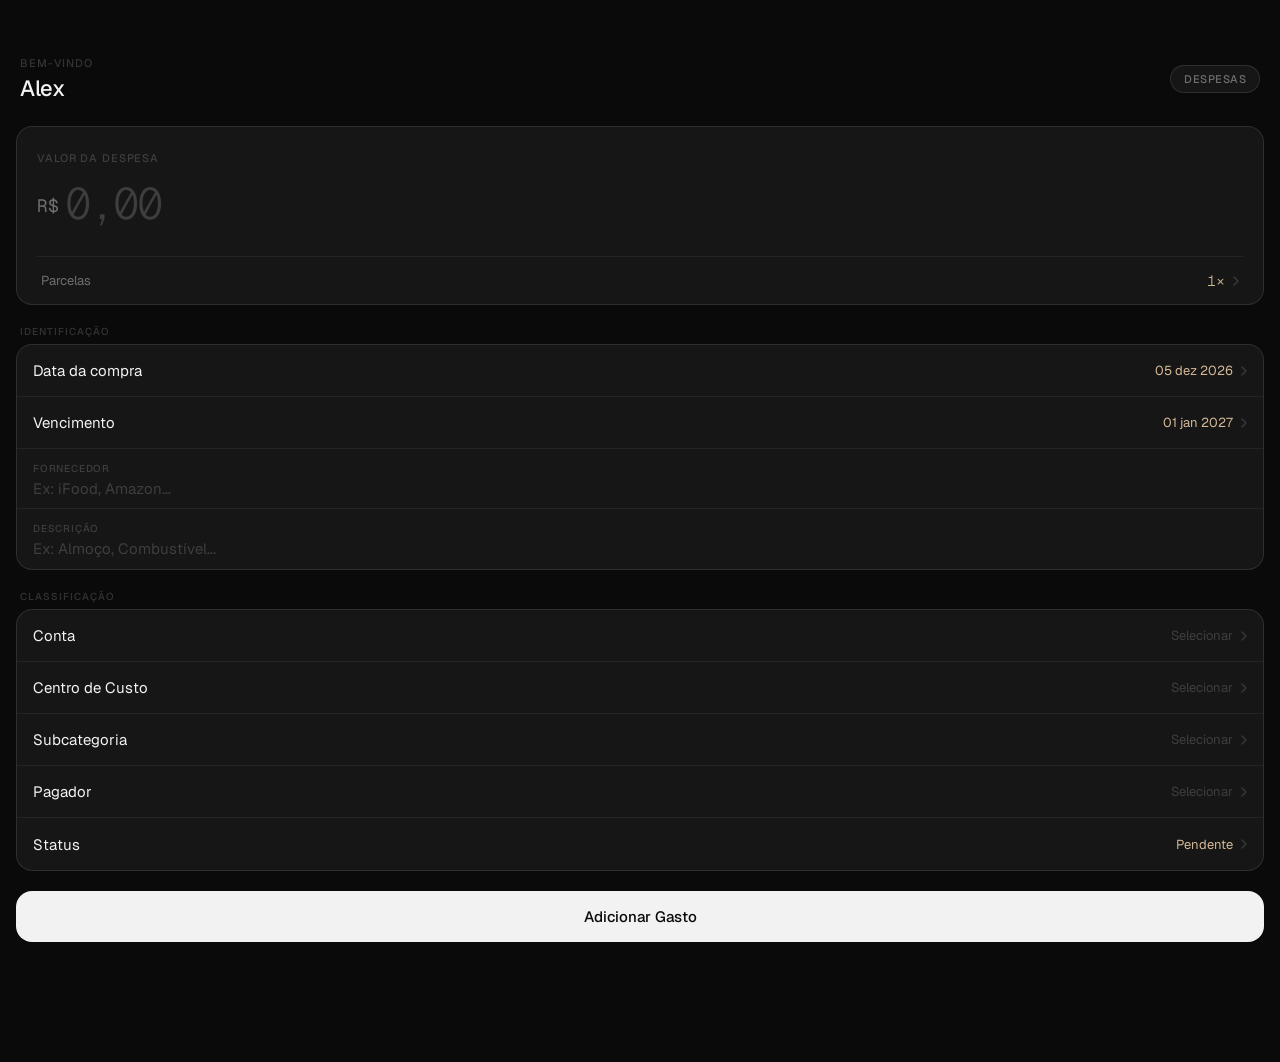
<file: index.html>
<!DOCTYPE html>
<html lang="pt-BR">
<head>
<meta charset="UTF-8">
<meta name="viewport" content="width=device-width, initial-scale=1.0, viewport-fit=cover">
<title>Despesas</title>
<link rel="preconnect" href="https://fonts.googleapis.com">
<link href="https://fonts.googleapis.com/css2?family=Geist:wght@300;400;500;600&family=Geist+Mono:wght@300;400;500&display=swap" rel="stylesheet">
<style>
:root {
  --bg:      #0a0a0a;
  --bg-3:    #161616;
  --bg-4:    #1e1e1e;
  --line:    rgba(255,255,255,0.06);
  --line-2:  rgba(255,255,255,0.10);
  --txt:     #f2f2f2;
  --txt-2:   rgba(242,242,242,0.40);
  --txt-3:   rgba(242,242,242,0.18);
  --accent:  #d4b896;
  --radius:  16px;
  --radius-s:10px;
}

*,*::before,*::after { box-sizing:border-box; margin:0; padding:0; -webkit-tap-highlight-color:transparent; }
html { -webkit-font-smoothing:antialiased; }

body {
  background: var(--bg);
  color: var(--txt);
  font-family: 'Geist', -apple-system, sans-serif;
  padding-bottom: calc(120px + env(safe-area-inset-bottom));
  min-height: 100vh;
}

/* ── HEADER ── */
.hdr {
  padding: 56px 20px 24px;
  display: flex;
  align-items: center;
  justify-content: space-between;
}
.hdr-sub {
  font-size: 11px;
  font-weight: 500;
  color: var(--txt-3);
  letter-spacing: 0.08em;
  text-transform: uppercase;
  margin-bottom: 4px;
}
.hdr-name {
  font-size: 22px;
  font-weight: 500;
  letter-spacing: -0.3px;
}
.hdr-badge {
  background: var(--bg-3);
  border: 0.5px solid var(--line-2);
  border-radius: 100px;
  padding: 6px 13px;
  font-size: 11px;
  font-weight: 500;
  color: var(--txt-2);
  letter-spacing: 0.04em;
  text-transform: uppercase;
}

/* ── HERO CARD ── */
.hero {
  margin: 0 16px 8px;
  border-radius: var(--radius);
  background: var(--bg-3);
  border: 0.5px solid var(--line-2);
  padding: 24px 20px 0;
}
.hero-label {
  font-size: 11px;
  font-weight: 500;
  color: var(--txt-3);
  text-transform: uppercase;
  letter-spacing: 0.08em;
  margin-bottom: 10px;
}
.hero-amount-row {
  display: flex;
  align-items: center;
  gap: 6px;
  margin-bottom: 20px;
}
.hero-currency {
  font-size: 18px;
  font-weight: 400;
  color: var(--txt-2);
  font-family: 'Geist Mono', monospace;
  flex-shrink: 0;
  margin-top: 4px;
}
#fValor {
  flex: 1;
  font-size: 44px;
  font-weight: 300;
  letter-spacing: -2px;
  color: var(--txt);
  background: none;
  border: none;
  outline: none;
  font-family: 'Geist Mono', monospace;
  min-width: 0;
  width: 100%;
  line-height: 1;
}
#fValor::placeholder { color: var(--txt-3); }

/* ── PARCELAS ROW (tap dentro do hero) ── */
.hero-tap {
  display: flex;
  align-items: center;
  border-top: 0.5px solid var(--line);
  padding: 0 4px;
  min-height: 48px;
  cursor: pointer;
  background: transparent;
  width: 100%;
  border-left: none;
  border-right: none;
  border-bottom: none;
  font-family: 'Geist', sans-serif;
  -webkit-appearance: none;
  transition: background 0.1s;
  border-radius: 0 0 var(--radius) var(--radius);
}
.hero-tap:active { background: rgba(255,255,255,0.03); }
.hero-tap-lbl { font-size: 13px; color: var(--txt-2); flex: 1; text-align: left; }
.hero-tap-val { font-size: 15px; color: var(--accent); font-family: 'Geist Mono', monospace; font-weight: 300; margin-right: 8px; }
.hero-tap-chev { opacity: 0.15; color: var(--txt); flex-shrink: 0; }

/* ── SECTION LABEL ── */
.slbl {
  font-size: 10px;
  font-weight: 500;
  color: var(--txt-3);
  text-transform: uppercase;
  letter-spacing: 0.1em;
  padding: 0 20px;
  margin: 20px 0 6px;
}

/* ── GROUP CARD ── */
.grp {
  background: var(--bg-3);
  border-radius: var(--radius);
  margin: 0 16px;
  overflow: hidden;
  border: 0.5px solid var(--line-2);
}

/* ── TEXT ROW ── */
.tr {
  display: flex;
  flex-direction: column;
  padding: 12px 16px 10px;
  border-bottom: 0.5px solid var(--line);
  min-height: 60px;
  justify-content: center;
}
.tr:last-child { border-bottom: none; }
.tr-l {
  font-size: 10px;
  font-weight: 500;
  color: var(--txt-3);
  text-transform: uppercase;
  letter-spacing: 0.08em;
  margin-bottom: 4px;
}
.tr-input {
  font-size: 15px;
  color: var(--txt);
  background: transparent;
  border: none;
  outline: none;
  font-family: 'Geist', sans-serif;
  padding: 0;
  width: 100%;
}
.tr-input::placeholder { color: var(--txt-3); }

/* ── TAPPABLE ROW ── */
.tap-row {
  display: flex;
  align-items: center;
  padding: 0 16px;
  min-height: 52px;
  border: none;
  background: transparent;
  width: 100%;
  text-align: left;
  border-bottom: 0.5px solid var(--line);
  cursor: pointer;
  font-family: 'Geist', sans-serif;
  -webkit-appearance: none;
  transition: background 0.1s;
}
.tap-row:last-child { border-bottom: none; }
.tap-row:active { background: rgba(255,255,255,0.03); }
.tap-lbl { font-size: 15px; color: var(--txt); flex: 1; font-weight: 400; }
.tap-val {
  font-size: 13px;
  color: var(--txt-3);
  margin-right: 8px;
  max-width: 160px;
  overflow: hidden;
  text-overflow: ellipsis;
  white-space: nowrap;
}
.tap-val.set { color: var(--accent); }
.tap-chev { flex-shrink: 0; opacity: 0.15; color: var(--txt); }

/* ── SUBMIT ── */
.submit-wrap { padding: 20px 16px 0; }
.submit-btn {
  width: 100%;
  padding: 16px;
  background: var(--txt);
  color: var(--bg);
  border: none;
  border-radius: var(--radius);
  font-family: 'Geist', sans-serif;
  font-size: 15px;
  font-weight: 500;
  cursor: pointer;
  display: flex;
  align-items: center;
  justify-content: center;
  gap: 8px;
  -webkit-appearance: none;
  transition: opacity 0.15s, transform 0.1s;
}
.submit-btn:active { opacity: 0.80; transform: scale(0.99); }
.submit-btn:disabled { opacity: 0.2; }

/* ── PICKER MODAL ── */
.picker-overlay {
  display: none;
  position: fixed;
  inset: 0;
  z-index: 9999;
  background: rgba(0,0,0,0.7);
  -webkit-backdrop-filter: blur(16px);
  backdrop-filter: blur(16px);
  align-items: flex-end;
  justify-content: center;
}
.picker-overlay.open { display: flex; }
.picker-sheet {
  width: 100%;
  background: #161616;
  border-radius: 20px 20px 0 0;
  padding-bottom: env(safe-area-inset-bottom);
  overflow: hidden;
  border-top: 0.5px solid var(--line-2);
}
.picker-nav {
  display: flex;
  align-items: center;
  justify-content: space-between;
  padding: 14px 18px;
  border-bottom: 0.5px solid var(--line);
}
.picker-title  { font-size: 14px; font-weight: 500; color: var(--txt); }
.picker-cancel { font-size: 14px; color: var(--txt-2); background: none; border: none; cursor: pointer; padding: 4px 0; font-family: 'Geist', sans-serif; }
.picker-done   { font-size: 14px; font-weight: 500; color: var(--accent); background: none; border: none; cursor: pointer; padding: 4px 0; font-family: 'Geist', sans-serif; }
.picker-body   { padding: 12px 14px 10px; }

.date-grid { display: grid; grid-template-columns: 1fr 2fr 1fr; gap: 6px; margin-bottom: 10px; }
.date-grid select {
  width: 100%;
  background: var(--bg-4);
  border: 0.5px solid var(--line-2);
  border-radius: var(--radius-s);
  color: var(--txt);
  font-family: 'Geist', sans-serif;
  font-size: 14px;
  padding: 12px 6px;
  text-align: center;
  outline: none;
  cursor: pointer;
  -webkit-appearance: menulist-button;
}

#optSearch {
  width: 100%;
  background: var(--bg-4);
  border: 0.5px solid var(--line-2);
  border-radius: var(--radius-s);
  padding: 11px 14px;
  font-size: 14px;
  color: var(--txt);
  font-family: 'Geist', sans-serif;
  outline: none;
  margin-bottom: 8px;
}
#optSearch::placeholder { color: var(--txt-3); }

.option-list { display: flex; flex-direction: column; gap: 2px; max-height: 340px; overflow-y: auto; }
.opt-item {
  width: 100%;
  text-align: left;
  font-family: 'Geist', sans-serif;
  border: none;
  padding: 13px 14px;
  font-size: 14px;
  color: var(--txt);
  background: transparent;
  border-radius: var(--radius-s);
  cursor: pointer;
  display: flex;
  align-items: center;
  justify-content: space-between;
  -webkit-appearance: none;
  transition: background 0.08s;
}
.opt-item:active { background: rgba(255,255,255,0.04); }
.opt-item.selected { color: var(--accent); }
.opt-check { font-size: 13px; color: var(--accent); opacity: 0.8; }

/* ── TOAST ── */
.toast {
  position: fixed;
  bottom: calc(32px + env(safe-area-inset-bottom));
  left: 50%;
  transform: translateX(-50%) translateY(12px);
  opacity: 0;
  background: var(--bg-3);
  border: 0.5px solid var(--line-2);
  color: var(--txt);
  border-radius: 100px;
  padding: 11px 20px 11px 12px;
  font-size: 13px;
  display: flex;
  align-items: center;
  gap: 8px;
  z-index: 99999;
  pointer-events: none;
  white-space: nowrap;
  max-width: calc(100vw - 32px);
  transition: opacity 0.2s, transform 0.2s;
}
.toast.show { opacity: 1; transform: translateX(-50%) translateY(0); }
.t-ic { width: 20px; height: 20px; border-radius: 50%; display: flex; align-items: center; justify-content: center; font-size: 10px; font-weight: 700; flex-shrink: 0; }
.toast.ok  .t-ic { background: rgba(48,209,88,0.15);  color: #30d158; }
.toast.err .t-ic { background: rgba(255,69,58,0.15);  color: #ff453a; }

@keyframes sp { to { transform: rotate(360deg); } }
.spin { width: 16px; height: 16px; border: 2px solid rgba(10,10,10,0.15); border-top-color: var(--bg); border-radius: 50%; animation: sp 0.7s linear infinite; }
</style>
</head>
<body>

<div class="hdr">
  <div class="hdr-left">
    <div class="hdr-sub">Bem-vindo</div>
    <div class="hdr-name">Alex</div>
  </div>
  <div class="hdr-badge">Despesas</div>
</div>

<div class="hero">
  <div style="padding:0 0 4px">
    <div class="hero-label">Valor da despesa</div>
    <div class="hero-amount-row">
      <span class="hero-currency">R$</span>
      <input type="text" id="fValor" inputmode="decimal" placeholder="0,00" autocomplete="off">
    </div>
  </div>
  <button type="button" class="hero-tap" id="btn-parcelas">
    <span class="hero-tap-lbl">Parcelas</span>
    <span class="hero-tap-val" id="vParcelas">1×</span>
    <svg class="hero-tap-chev" width="6" height="10" viewBox="0 0 6 10" fill="none"><path d="M1 1l4 4-4 4" stroke="currentColor" stroke-width="1.5" stroke-linecap="round" stroke-linejoin="round"/></svg>
  </button>
</div>

<div class="slbl">Identificação</div>
<div class="grp">
  <button type="button" class="tap-row" id="btn-compra">
    <span class="tap-lbl">Data da compra</span>
    <span class="tap-val set" id="dCompraVal">--</span>
    <svg class="tap-chev" width="6" height="10" viewBox="0 0 6 10" fill="none"><path d="M1 1l4 4-4 4" stroke="currentColor" stroke-width="1.5" stroke-linecap="round" stroke-linejoin="round"/></svg>
  </button>
  <button type="button" class="tap-row" id="btn-venc">
    <span class="tap-lbl">Vencimento</span>
    <span class="tap-val set" id="dVencVal">--</span>
    <svg class="tap-chev" width="6" height="10" viewBox="0 0 6 10" fill="none"><path d="M1 1l4 4-4 4" stroke="currentColor" stroke-width="1.5" stroke-linecap="round" stroke-linejoin="round"/></svg>
  </button>
  <div class="tr">
    <div class="tr-l">Fornecedor</div>
    <input class="tr-input" type="text" id="fFornecedor" placeholder="Ex: iFood, Amazon..." autocomplete="off">
  </div>
  <div class="tr">
    <div class="tr-l">Descrição</div>
    <input class="tr-input" type="text" id="fDescricao" placeholder="Ex: Almoço, Combustível..." autocomplete="off">
  </div>
</div>

<div class="slbl">Classificação</div>
<div class="grp">
  <button type="button" class="tap-row" id="btn-conta">
    <span class="tap-lbl">Conta</span>
    <span class="tap-val" id="vConta">Selecionar</span>
    <svg class="tap-chev" width="6" height="10" viewBox="0 0 6 10" fill="none"><path d="M1 1l4 4-4 4" stroke="currentColor" stroke-width="1.5" stroke-linecap="round" stroke-linejoin="round"/></svg>
  </button>
  <button type="button" class="tap-row" id="btn-centro">
    <span class="tap-lbl">Centro de Custo</span>
    <span class="tap-val" id="vCentro">Selecionar</span>
    <svg class="tap-chev" width="6" height="10" viewBox="0 0 6 10" fill="none"><path d="M1 1l4 4-4 4" stroke="currentColor" stroke-width="1.5" stroke-linecap="round" stroke-linejoin="round"/></svg>
  </button>
  <button type="button" class="tap-row" id="btn-sub">
    <span class="tap-lbl">Subcategoria</span>
    <span class="tap-val" id="vSub">Selecionar</span>
    <svg class="tap-chev" width="6" height="10" viewBox="0 0 6 10" fill="none"><path d="M1 1l4 4-4 4" stroke="currentColor" stroke-width="1.5" stroke-linecap="round" stroke-linejoin="round"/></svg>
  </button>
  <button type="button" class="tap-row" id="btn-pagador">
    <span class="tap-lbl">Pagador</span>
    <span class="tap-val" id="vPagador">Selecionar</span>
    <svg class="tap-chev" width="6" height="10" viewBox="0 0 6 10" fill="none"><path d="M1 1l4 4-4 4" stroke="currentColor" stroke-width="1.5" stroke-linecap="round" stroke-linejoin="round"/></svg>
  </button>
  <button type="button" class="tap-row" id="btn-status">
    <span class="tap-lbl">Status</span>
    <span class="tap-val set" id="vStatus">Pendente</span>
    <svg class="tap-chev" width="6" height="10" viewBox="0 0 6 10" fill="none"><path d="M1 1l4 4-4 4" stroke="currentColor" stroke-width="1.5" stroke-linecap="round" stroke-linejoin="round"/></svg>
  </button>
</div>

<div class="submit-wrap">
  <button class="submit-btn" id="fBtn">
    <span id="fBtnTxt">Adicionar Gasto</span>
  </button>
</div>

<!-- Date Modal -->
<div class="picker-overlay" id="dateModal">
  <div class="picker-sheet">
    <div class="picker-nav">
      <button type="button" class="picker-cancel" id="dateCancel">Cancelar</button>
      <span class="picker-title" id="dateModalTitle">Data</span>
      <button type="button" class="picker-done" id="dateDone">OK</button>
    </div>
    <div class="picker-body">
      <div class="date-grid">
        <select id="pDia"></select>
        <select id="pMes">
          <option value="01">Janeiro</option><option value="02">Fevereiro</option>
          <option value="03">Março</option><option value="04">Abril</option>
          <option value="05">Maio</option><option value="06">Junho</option>
          <option value="07">Julho</option><option value="08">Agosto</option>
          <option value="09">Setembro</option><option value="10">Outubro</option>
          <option value="11">Novembro</option><option value="12">Dezembro</option>
        </select>
        <select id="pAno">
          <option value="2024">2024</option><option value="2025">2025</option>
          <option value="2026">2026</option><option value="2027">2027</option>
        </select>
      </div>
    </div>
  </div>
</div>

<!-- Option Modal (datas, classificação e parcelas) -->
<div class="picker-overlay" id="optModal">
  <div class="picker-sheet">
    <div class="picker-nav">
      <button type="button" class="picker-cancel" id="optCancel">Cancelar</button>
      <span class="picker-title" id="optModalTitle">Selecionar</span>
      <span></span>
    </div>
    <div class="picker-body">
      <div id="optSearchWrap" style="display:none;">
        <input id="optSearch" type="text" placeholder="Buscar..." autocomplete="off">
      </div>
      <div class="option-list" id="optList"></div>
    </div>
  </div>
</div>

<div class="toast" id="toast">
  <div class="t-ic" id="t-ic"></div>
  <span id="t-msg"></span>
</div>

<script>
var SCRIPT_URL = 'https://script.google.com/macros/s/AKfycbwqS4h6bVharZ9pLoIuhKJPp7q5gTeMuKA1pf98ODp8-RlS-M8fH2kTbb_-8zQTaVaU/exec';
var MESES = ['Janeiro','Fevereiro','Março','Abril','Maio','Junho','Julho','Agosto','Setembro','Outubro','Novembro','Dezembro'];

var state = {
  compra:  { dia:'', mes:'', ano:'', iso:'' },
  venc:    { dia:'', mes:'', ano:'', iso:'' },
  conta:   '',
  centro:  '',
  sub:     '',
  pagador: '',
  status:  'Pendente',
  parcela: 1
};

var OPTIONS = {
  conta:   ['À Vista','C6 Crédito - 3940','C6 Crédito - 4726','C6 Crédito - 5252 VT','C6 Crédito - 6089','Nubank Crédito','Transferência'],
  centro:  ['Alex','Bernardo','Casa','Família','Luna','Mel','Sabrina','Terceiros','Thor'],
  sub:     ['Açougue','Doceteria','Fast Food','Mercado','Padaria','Restaurante','Telefonia e internet','Curso','Escola','Assinaturas','Bares','Cartão Sabrina','Cinema','Festa','Hospedagem','Cama, Mesa e Banho','Eletrodomésticos','Empréstimo Residencial','Impostos e taxas de moradia','Luz, Água e Gás','Manutenção Residencial','Mobilia','Obra e construção','Utensílios domésticos','Cuidado Pessoal','Doação','Eletroeletrônicos','Empréstimo Pessoal','Estética Pessoal','Impostos e taxas pessoais','Manutenção Equipamentos','Vestuário','Pets - Acessório','Pets - Alimentação','Pets - Saúde','Pets - Serviços','Academia','Esporte','Farmácia','Suplementação','Presente','Terceiro','Combustível','Empréstimo Veicular','Estacionamento','Estética Automotiva','Impostos e taxas do veículo','Manutenção Veicular','Pedágio','Seguro','Uber'],
  pagador: ['Alex','Sabrina','Ambos'],
  status:  ['Pendente','Efetuado'],
  parcelas: ['1×','2×','3×','4×','5×','6×','7×','8×','9×','10×','11×','12×']
};

var currentDateTipo = '';
var currentOptField = '';

/* ── DAYS SELECT ── */
(function(){
  var s = document.getElementById('pDia');
  for(var i=1;i<=31;i++){
    var v=i<10?'0'+i:''+i;
    var o=document.createElement('option');
    o.value=v; o.textContent=v; s.appendChild(o);
  }
})();

/* ── DATES ── */
function setDate(tipo,dia,mes,ano){
  state[tipo].dia=dia; state[tipo].mes=mes; state[tipo].ano=ano;
  state[tipo].iso=ano+'-'+mes+'-'+dia;
  var label=dia+' '+MESES[parseInt(mes,10)-1].slice(0,3).toLowerCase()+' '+ano;
  var el=document.getElementById(tipo==='compra'?'dCompraVal':'dVencVal');
  if(el){ el.textContent=label; el.classList.add('set'); }
}

function initDates(){
  var d=new Date();
  var dia=d.getDate()<10?'0'+d.getDate():''+d.getDate();
  var mes=(d.getMonth()+1)<10?'0'+(d.getMonth()+1):''+(d.getMonth()+1);
  var ano=''+d.getFullYear();
  setDate('compra',dia,mes,ano);
  var nm=d.getMonth()===11?0:d.getMonth()+1;
  var na=d.getMonth()===11?d.getFullYear()+1:d.getFullYear();
  var nmStr=(nm+1)<10?'0'+(nm+1):''+(nm+1);
  setDate('venc','01',nmStr,''+na);
}

function openDate(tipo){
  currentDateTipo=tipo;
  document.getElementById('dateModalTitle').textContent=tipo==='compra'?'Data da compra':'Vencimento';
  document.getElementById('pDia').value=state[tipo].dia||'01';
  document.getElementById('pMes').value=state[tipo].mes||'01';
  document.getElementById('pAno').value=state[tipo].ano||'2026';
  document.getElementById('dateModal').classList.add('open');
}
function confirmDate(){
  setDate(currentDateTipo,
    document.getElementById('pDia').value,
    document.getElementById('pMes').value,
    document.getElementById('pAno').value);
  closeModal();
}

/* ── PICKER ── */
function renderOpts(opts, cur, field){
  var list=document.getElementById('optList');
  list.innerHTML='';
  opts.forEach(function(opt){
    var btn=document.createElement('button');
    btn.type='button';
    btn.className='opt-item'+(cur===opt?' selected':'');
    btn.innerHTML='<span>'+opt+'</span>'+(cur===opt?'<span class="opt-check">✓</span>':'');
    btn.onclick=function(){
      if(field==='parcelas'){
        state.parcela=parseInt(opt);
        var el=document.getElementById('vParcelas');
        if(el) el.textContent=opt;
      } else {
        state[field]=opt;
        var lblId={conta:'vConta',centro:'vCentro',sub:'vSub',pagador:'vPagador',status:'vStatus'}[field];
        var el=document.getElementById(lblId);
        if(el){ el.textContent=opt; el.classList.add('set'); }
      }
      closeModal();
    };
    list.appendChild(btn);
  });
}

function openPicker(field){
  currentOptField=field;
  var titles={conta:'Conta',centro:'Centro de Custo',sub:'Subcategoria',pagador:'Pagador',status:'Status',parcelas:'Parcelas'};
  document.getElementById('optModalTitle').textContent=titles[field]||'Selecionar';
  var opts=OPTIONS[field];
  var cur=field==='parcelas'?state.parcela+'×':state[field];
  var searchWrap=document.getElementById('optSearchWrap');
  var searchInput=document.getElementById('optSearch');
  var hasSearch=(field==='sub'||field==='centro');
  searchWrap.style.display=hasSearch?'block':'none';
  searchInput.value='';
  renderOpts(opts,cur,field);
  if(hasSearch){
    searchInput.oninput=function(){
      var q=searchInput.value.toLowerCase();
      renderOpts(opts.filter(function(o){ return o.toLowerCase().indexOf(q)!==-1; }),cur,field);
    };
    setTimeout(function(){ searchInput.focus(); },150);
  }
  document.getElementById('optModal').classList.add('open');
}

function closeModal(){
  document.getElementById('dateModal').classList.remove('open');
  document.getElementById('optModal').classList.remove('open');
  document.getElementById('optSearch').value='';
}

/* ── EVENTS ── */
document.addEventListener('DOMContentLoaded',function(){
  initDates();
  var bind=function(id,fn){ var el=document.getElementById(id); if(el) el.addEventListener('click',fn); };
  bind('btn-parcelas',function(){ openPicker('parcelas'); });
  bind('btn-compra',  function(){ openDate('compra'); });
  bind('btn-venc',    function(){ openDate('venc'); });
  bind('btn-conta',   function(){ openPicker('conta'); });
  bind('btn-centro',  function(){ openPicker('centro'); });
  bind('btn-sub',     function(){ openPicker('sub'); });
  bind('btn-pagador', function(){ openPicker('pagador'); });
  bind('btn-status',  function(){ openPicker('status'); });
  bind('dateCancel',  closeModal);
  bind('optCancel',   closeModal);
  bind('dateDone',    confirmDate);
  bind('fBtn',        enviar);
  document.getElementById('dateModal').addEventListener('click',function(e){ if(e.target===this) closeModal(); });
  document.getElementById('optModal').addEventListener('click', function(e){ if(e.target===this) closeModal(); });
});

/* ── ENVIAR ── */
function enviar(){
  var valorRaw=document.getElementById('fValor').value.replace(',','.');
  var erros=[
    {val:state.compra.iso,                             nome:'Data da compra'},
    {val:state.venc.iso,                               nome:'Vencimento'},
    {val:document.getElementById('fFornecedor').value, nome:'Fornecedor'},
    {val:document.getElementById('fDescricao').value,  nome:'Descrição'},
    {val:valorRaw,                                     nome:'Valor'},
    {val:state.conta,                                  nome:'Conta'},
    {val:state.centro,                                 nome:'Centro de Custo'},
    {val:state.sub,                                    nome:'Subcategoria'},
    {val:state.pagador,                                nome:'Pagador'},
    {val:state.status,                                 nome:'Status'}
  ];
  for(var i=0;i<erros.length;i++){
    if(!erros[i].val){ showToast('Preencha: '+erros[i].nome,'err'); return; }
  }
  var btn=document.getElementById('fBtn');
  var txt=document.getElementById('fBtnTxt');
  btn.disabled=true;
  txt.innerHTML='<div class="spin"></div>';
  var dados={
    dataCompra:   state.compra.iso,
    fornecedor:   document.getElementById('fFornecedor').value,
    descricao:    document.getElementById('fDescricao').value,
    parcela:      state.parcela,
    valor:        parseFloat(valorRaw),
    conta:        state.conta,
    centroCusto:  state.centro,
    subcategoria: state.sub,
    pagador:      state.pagador,
    vencimento:   state.venc.iso,
    status:       state.status
  };
  var formBody=[];
  for(var p in dados){ formBody.push(encodeURIComponent(p)+'='+encodeURIComponent(dados[p])); }
  fetch(SCRIPT_URL,{method:'POST',headers:{'Content-Type':'application/x-www-form-urlencoded;charset=UTF-8'},body:formBody.join('&')})
  .then(function(){ showToast('Gasto adicionado!','ok'); resetForm(); })
  .catch(function(){ showToast('Gasto adicionado!','ok'); resetForm(); })
  .finally(function(){ btn.disabled=false; txt.textContent='Adicionar Gasto'; });
}

/* ── RESET ── */
function resetForm(){
  initDates();
  document.getElementById('fFornecedor').value='';
  document.getElementById('fDescricao').value='';
  document.getElementById('fValor').value='';
  state.parcela=1;
  document.getElementById('vParcelas').textContent='1×';
  var fields=['conta','centro','sub','pagador','status'];
  var lbls  =['vConta','vCentro','vSub','vPagador','vStatus'];
  for(var i=0;i<fields.length;i++){
    state[fields[i]]=fields[i]==='status'?'Pendente':'';
    var el=document.getElementById(lbls[i]);
    if(el){
      el.textContent=fields[i]==='status'?'Pendente':'Selecionar';
      if(fields[i]==='status') el.classList.add('set'); else el.classList.remove('set');
    }
  }
  window.scrollTo(0,0);
}

/* ── TOAST ── */
function showToast(msg,type){
  var t=document.getElementById('toast');
  document.getElementById('t-ic').textContent=type==='ok'?'✓':'✕';
  document.getElementById('t-msg').textContent=msg;
  t.className='toast '+type+' show';
  clearTimeout(t._t);
  t._t=setTimeout(function(){ t.classList.remove('show'); },3200);
}
</script>
</body>
</html>
</file>
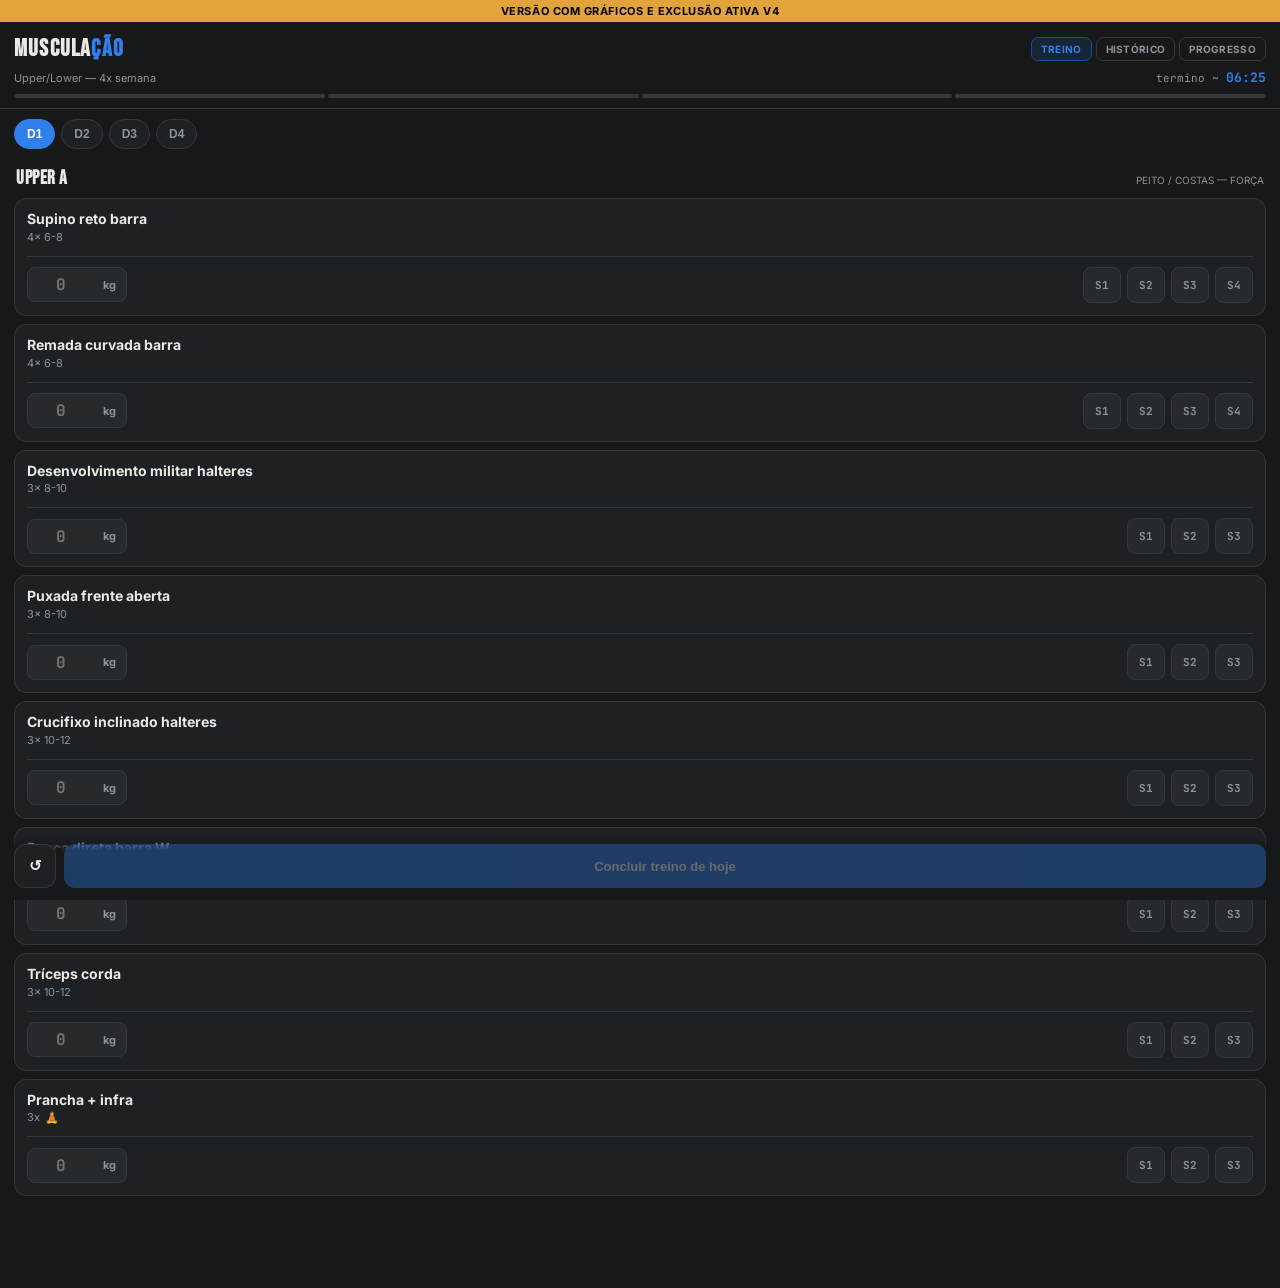
<file: app-treino.html>
<!DOCTYPE html>
<html lang="pt-BR">
<head>
<meta charset="UTF-8">
<meta name="viewport" content="width=device-width, initial-scale=1.0, maximum-scale=1.0, viewport-fit=cover">
<title>Musculação</title>
<link rel="preconnect" href="https://fonts.googleapis.com">
<link href="https://fonts.googleapis.com/css2?family=Bebas+Neue&family=Inter:wght@400;500;600;700&family=JetBrains+Mono:wght@400;500;700&display=swap" rel="stylesheet">
<style>
  :root{
    --bg:#16181A; --panel:#1E2124; --panel-2:#262A2D; --line:#33383C;
    --text:#ECE9E4; --text-dim:#8D9399; --accent:#2F80ED; --accent-dim:#1B4D93; /* Mudado para Azul para testar o Cache */
    --gold:#E3A33B; --ok:#6FA88A; --rest:#C4573F;
  }
  *{ box-sizing:border-box; -webkit-tap-highlight-color:transparent; }
  html,body{ margin:0; background:var(--bg); color:var(--text); font-family:'Inter',sans-serif; }
  body{ padding-bottom:78px; }
  .mono{ font-family:'JetBrains Mono',monospace; }

  /* Indicador Visual de Versão Nova */
  .cache-detector { background: var(--gold); color: #000; font-size: 11px; text-align: center; padding: 4px; font-weight: bold; text-transform: uppercase; letter-spacing: 0.05em; }

  header.top{
    padding:12px 14px 10px; border-bottom:1px solid var(--line);
    background:#16181A; position:sticky; top:0; z-index:20;
  }
  .brand-row{ display:flex; align-items:center; justify-content:space-between; }
  header.top h1{ font-family:'Bebas Neue',sans-serif; font-size:24px; letter-spacing:0.05em; margin:0; }
  header.top h1 span{ color:var(--accent); }
  .sub-row{ display:flex; justify-content:space-between; align-items:center; margin-top:6px; }
  .sub{ font-size:11px; color:var(--text-dim); }
  .eta{ font-family:'JetBrains Mono',monospace; font-size:11px; text-align:right; color:var(--text-dim); white-space:nowrap; }
  .eta b{ color:var(--accent); font-size:13px; }
  .freq-track{ display:flex; gap:3px; margin-top:8px; }
  .freq-track .dot{ flex:1; height:4px; border-radius:2px; background:var(--line); }
  .freq-track .dot.hit{ background:var(--accent); }

  .tabbar{ display:flex; gap:4px; flex:0 0 auto; }
  .tabbar button{
    background:none; border:1px solid var(--line); color:var(--text-dim); font-size:10px; padding:5px 9px; border-radius:7px;
    font-family:'Inter',sans-serif; font-weight:700; text-transform:uppercase; letter-spacing:0.03em; cursor:pointer;
  }
  .tabbar button.active{ color:var(--accent); background:rgba(47,128,237,0.12); border-color:var(--accent-dim); }

  nav.days{ display:flex; gap:6px; padding:10px 14px 0; overflow-x:auto; }
  nav.days button{
    flex:0 0 auto; padding:7px 12px; border-radius:999px; border:1px solid var(--line);
    background:var(--panel); color:var(--text-dim); font-size:12px; font-weight:700; cursor:pointer; white-space:nowrap;
  }
  nav.days button.active{ background:var(--accent); color:#fff; border-color:var(--accent); }

  main{ padding:10px 14px 6px; }
  .day-title{ display:flex; align-items:baseline; justify-content:space-between; margin:8px 2px 8px; }
  .day-title h2{ font-family:'Bebas Neue',sans-serif; font-size:19px; margin:0; letter-spacing:0.03em; }
  .day-title .tag{ font-size:10px; color:var(--text-dim); text-transform:uppercase; }

  .ex-card{ background:var(--panel); border:1px solid var(--line); border-radius:12px; padding:12px; margin-bottom:8px; }
  .ex-head{ display:flex; justify-content:space-between; align-items:flex-start; gap:8px; }
  .ex-name{ font-size:14px; font-weight:700; line-height:1.2; }
  .ex-meta{ display:flex; align-items:center; gap:5px; margin-top:2px; }
  .ex-target{ font-size:11px; color:var(--text-dim); }
  .icon{ font-size:11px; }
  .pr-pill{ font-family:'JetBrains Mono',monospace; font-size:10px; color:var(--text-dim); white-space:nowrap; }
  .pr-pill b{ color:var(--gold); }

  .ex-controls{ display:flex; align-items:center; justify-content:space-between; gap:12px; margin-top:12px; padding-top:10px; border-top:1px solid var(--line); }
  
  .load-input-wrap{ display:flex; align-items:center; gap:4px; background:var(--panel-2); border:1px solid var(--line); border-radius:8px; padding:6px 10px; width:100px; flex-shrink:0; }
  .load-input-wrap input{ width:100%; background:transparent; border:none; color:var(--text); font-family:'JetBrains Mono',monospace; font-size:16px; font-weight:700; text-align:center; padding:0; }
  .load-input-wrap input:focus{ outline:none; }
  .load-input-wrap .unit{ font-size:11px; color:var(--text-dim); font-weight:700; }

  .series-row{ display:flex; gap:6px; flex:1; justify-content:flex-end; }
  .btn-series{
    display:flex; align-items:center; justify-content:center;
    width:38px; height:36px; background:var(--panel-2); border:1px solid var(--line); border-radius:8px;
    cursor:pointer; font-weight:700; font-family:'JetBrains Mono',monospace; font-size:11px; color:var(--text-dim);
  }
  .btn-series.done{ background:var(--ok); border-color:var(--ok); color:#0F1A15; }

  .rest-bar{
    position:fixed; left:14px; right:14px; bottom:80px; z-index:35;
    background:var(--rest); color:#231210; border-radius:12px; padding:10px 14px;
    display:none; align-items:center; justify-content:space-between; font-weight:700;
    box-shadow:0 6px 20px rgba(0,0,0,0.35);
  }
  .rest-bar.show{ display:flex; }
  .rest-bar .lbl{ font-size:12px; text-transform:uppercase; letter-spacing:0.04em; }
  .rest-bar .time{ font-family:'JetBrains Mono',monospace; font-size:20px; }

  .finish-bar{
    position:fixed; left:0; right:0; bottom:0; padding:10px 14px calc(12px + env(safe-area-inset-bottom));
    background:linear-gradient(180deg, transparent, var(--bg) 25%); display:flex; gap:8px; z-index:25;
  }
  .finish-bar button{ flex:1; padding:12px; border-radius:11px; border:none; font-weight:700; font-size:13px; cursor:pointer; }
  .btn-primary{ background:var(--accent); color:#ffffff; }
  .btn-primary:disabled{ opacity:0.35; }
  .btn-ghost{ background:var(--panel); color:var(--text); border:1px solid var(--line) !important; flex:0 0 42px !important; font-size:15px !important; }

  .view{ display:none; }
  .view.active{ display:block; }

  /* Histórico com botão visível para apagar */
  .hist-item{ background:var(--panel); border:1px solid var(--line); border-radius:12px; padding:14px; margin-bottom:10px; }
  .hist-top{ display:flex; justify-content:space-between; align-items:flex-start; border-bottom:1px solid var(--line); padding-bottom:8px; margin-bottom:8px; }
  .hist-item .d{ font-size:11px; color:var(--text-dim); font-family:'JetBrains Mono',monospace; }
  .hist-item .n{ font-size:15px; font-weight:700; color:var(--gold); margin-top:2px; }
  .hist-details{ font-size:12px; display:flex; flex-direction:column; gap:5px; }
  .hist-ex-row{ display:flex; justify-content:space-between; background:var(--panel-2); padding:6px 10px; border-radius:6px; }
  .btn-del{ background:rgba(196,87,63,0.2); border:1px solid var(--rest); color:#ff8b8b; font-size:11px; font-weight:bold; cursor:pointer; padding:4px 10px; border-radius:6px; text-transform:uppercase; }

  /* Aba Progresso e Área do Gráfico */
  .pr-grid{ display:grid; grid-template-columns:1fr 1fr; gap:8px; margin-bottom:16px; }
  .pr-card{ background:var(--panel); border:1px solid var(--line); border-radius:12px; padding:12px; cursor:pointer; }
  .pr-card.selected{ border-color:var(--accent); background:rgba(47,128,237,0.06); }
  .pr-card .n{ font-size:12px; color:var(--text-dim); margin-bottom:6px; line-height:1.3; min-height:32px; }
  .pr-card .k{ font-family:'JetBrains Mono',monospace; font-size:18px; color:var(--gold); font-weight:700; }

  .chart-container{ background:var(--panel); border:1px solid var(--line); border-radius:12px; padding:14px; margin-bottom:16px; display:none; }
  .chart-container.show{ display:block; }
  .chart-title{ font-size:13px; font-weight:700; margin-bottom:10px; color:var(--gold); text-transform:uppercase; }
  canvas{ width:100%; height:160px; background:var(--panel-2); border-radius:8px; margin-top:4px; }

  .empty{ text-align:center; padding:40px 20px; color:var(--text-dim); font-size:13px; }
  .toast{
    position:fixed; bottom:80px; left:50%; transform:translateX(-50%) translateY(20px); opacity:0;
    background:var(--ok); color:#0F1A15; padding:9px 16px; border-radius:999px; font-weight:700; font-size:12px;
    transition:all 0.25s ease; z-index:40; pointer-events:none;
  }
  .toast.show{ opacity:1; transform:translateX(-50%) translateY(0); }
</style>
</head>
<body>

<div class="cache-detector">Versão com Gráficos e Exclusão Ativa v4</div>

<header class="top">
  <div class="brand-row">
    <h1>MUSCULA<span>ÇÃO</span></h1>
    <div class="tabbar">
      <button data-tab="treino" class="active">Treino</button>
      <button data-tab="historico">Histórico</button>
      <button data-tab="prs">Progresso</button>
    </div>
  </div>
  <div class="sub-row">
    <span class="sub">Upper/Lower — 4x semana</span>
    <div class="eta" id="etaBox">termino ~ <b id="etaTime">--:--</b></div>
  </div>
  <div class="freq-track" id="freqTrack"></div>
</header>

<div id="view-treino" class="view active">
  <nav class="days" id="dayNav"></nav>
  <main>
    <div class="day-title">
      <h2 id="dayTitle"></h2>
      <span class="tag" id="dayTag"></span>
    </div>
    <div id="exList"></div>
  </main>
</div>

<div id="view-historico" class="view">
  <main>
    <div class="day-title"><h2>Histórico de Treinos</h2></div>
    <div id="histList"></div>
  </main>
</div>

<div id="view-prs" class="view">
  <main>
    <div class="day-title"><h2>Análise de Progresso</h2></div>
    
    <div class="chart-container" id="chartContainer">
      <div class="chart-title" id="chartExName">Selecione um exercício abaixo</div>
      <canvas id="progChart"></canvas>
    </div>

    <div class="pr-grid" id="prGrid"></div>
  </main>
</div>

<div class="rest-bar" id="restBar">
  <span class="lbl">Descanso — toque para pular</span>
  <span class="time mono" id="restTime">1:30</span>
</div>

<div class="finish-bar" id="finishBar">
  <button class="btn-ghost" id="resetDayBtn">↺</button>
  <button class="btn-primary" id="finishBtn">Concluir treino de hoje</button>
</div>

<div class="toast" id="toast"></div>

<script>
const REST_SECONDS = 90;
const EXEC_SECONDS = 30;

const DAYS = [
  { id:'d1', label:'D1', name:'Upper A', tag:'Peito / Costas — força',
    exercises:[
      {id:'d1e1', name:'Supino reto barra', target:'4x 6-8', sets:4},
      {id:'d1e2', name:'Remada curvada barra', target:'4x 6-8', sets:4},
      {id:'d1e3', name:'Desenvolvimento militar halteres', target:'3x 8-10', sets:3},
      {id:'d1e4', name:'Puxada frente aberta', target:'3x 8-10', sets:3},
      {id:'d1e5', name:'Crucifixo inclinado halteres', target:'3x 10-12', sets:3},
      {id:'d1e6', name:'Rosca direta barra W', target:'3x 10-12', sets:3},
      {id:'d1e7', name:'Tríceps corda', target:'3x 10-12', sets:3},
      {id:'d1e8', name:'Prancha + infra', target:'3x', sets:3, core:true},
    ]},
  { id:'d2', label:'D2', name:'Lower A', tag:'Quadríceps + unilateral',
    exercises:[
      {id:'d2e1', name:'Agachamento livre', target:'4x 6-8', sets:4},
      {id:'d2e2', name:'Afundo búlgaro', target:'3x 8-10/perna', sets:3, leg:true},
      {id:'d2e3', name:'Leg press unilateral', target:'3x 10-12/perna', sets:3, leg:true},
      {id:'d2e4', name:'Cadeira extensora', target:'3x 12-15', sets:3},
      {id:'d2e5', name:'Cadeira flexora', target:'3x 12-15', sets:3},
      {id:'d2e6', name:'Elevação pélvica', target:'3x 10-12', sets:3},
      {id:'d2e7', name:'Panturrilha em pé', target:'4x 12-15', sets:4},
      {id:'d2e8', name:'Abdominal oblíquo', target:'3x 15', sets:3, core:true},
    ]},
  { id:'d3', label:'D3', name:'Upper B', tag:'Ombros / Costas — volume',
    exercises:[
      {id:'d3e1', name:'Barra fixa / puxada supinada', target:'4x 6-10', sets:4},
      {id:'d3e2', name:'Supino inclinado halteres', target:'4x 8-10', sets:4},
      {id:'d3e3', name:'Remada unilateral halteres', target:'3x 10-12', sets:3},
      {id:'d3e4', name:'Elevação lateral', target:'4x 12-15', sets:4},
      {id:'d3e5', name:'Crucifixo peck deck', target:'3x 12-15', sets:3},
      {id:'d3e6', name:'Rosca alternada halteres', target:'3x 10-12', sets:3},
      {id:'d3e7', name:'Tríceps francês', target:'3x 10-12', sets:3},
      {id:'d3e8', name:'Prancha lateral', target:'3x/lado', sets:3, core:true},
    ]},
  { id:'d4', label:'D4', name:'Lower B', tag:'Posterior + joelho',
    exercises:[
      {id:'d4e1', name:'Stiff / romeno', target:'4x 8-10', sets:4},
      {id:'d4e2', name:'Passada com halteres', target:'3x 10/perna', sets:3, leg:true},
      {id:'d4e3', name:'Mesa flexora unilateral', target:'3x 10-12/perna', sets:3, leg:true},
      {id:'d4e4', name:'Búlgaro isométrico / hack leve', target:'3x 12', sets:3, leg:true},
      {id:'d4e5', name:'Cadeira abdutora/adutora', target:'3x 15', sets:3},
      {id:'d4e6', name:'Panturrilha sentado', target:'4x 15', sets:4},
      {id:'d4e7', name:'Abdominal infra na paralela', target:'3x 12-15', sets:3, core:true},
      {id:'d4e8', name:'Ponte unilateral', target:'3x 10/lado', sets:3, leg:true},
    ]},
];

let state = { logs:{}, sessions:[], lastLoad:{} };
let currentDay = DAYS[0];
let restEndAt = null;
let restInterval = null;

async function loadState(){
  try{
    const raw = localStorage.getItem('gym-data-v4');
    if(raw){
      state = JSON.parse(raw);
    } else {
      // Importa dados de chaves antigas se existirem
      const oldRaw = localStorage.getItem('gym-data-v3') || localStorage.getItem('gym-data-v2') || localStorage.getItem('gym-data');
      if(oldRaw) {
        const parsed = JSON.parse(oldRaw);
        state.lastLoad = parsed.lastLoad || {};
        state.logs = parsed.logs || {};
        state.sessions = parsed.sessions ? (Array.isArray(parsed.sessions) ? parsed.sessions : Object.values(parsed.sessions)) : [];
      }
    }
  }catch(e){}
  render();
}

async function saveState(){
  try{ localStorage.setItem('gym-data-v4', JSON.stringify(state)); }
  catch(e){ console.error(e); }
}

function showToast(msg){
  const t = document.getElementById('toast');
  t.textContent = msg;
  t.classList.add('show');
  setTimeout(()=>t.classList.remove('show'), 1500);
}

function todayKey(){ 
  const d = new Date();
  return `${String(d.getDate()).padStart(2,'0')}/${String(d.getMonth()+1).padStart(2,'0')}/${d.getFullYear()}`;
}

function ensureLog(dayId){
  const key = dayId + '_' + new Date().toISOString().slice(0,10);
  if(!state.logs[key]){
    state.logs[key] = {};
    const day = DAYS.find(d=>d.id===dayId);
    day.exercises.forEach(ex=>{
      const defaultLoad = state.lastLoad[ex.id] || '';
      state.logs[key][ex.id] = Array.from({length: ex.sets}, ()=>({load: defaultLoad, done:false}));
    });
  }
  return key;
}

function renderDayNav(){
  const nav = document.getElementById('dayNav');
  nav.innerHTML = '';
  DAYS.forEach(d=>{
    const btn = document.createElement('button');
    btn.textContent = d.label;
    if(d.id === currentDay.id) btn.classList.add('active');
    btn.onclick = ()=>{ currentDay = d; render(); };
    nav.appendChild(btn);
  });
}

function renderFreqTrack(){
  const track = document.getElementById('freqTrack');
  track.innerHTML = '';
  DAYS.forEach(d=>{
    const dot = document.createElement('div');
    const hitRecently = state.sessions.some(s => s.dayId === d.id);
    dot.className = 'dot' + (hitRecently ? ' hit' : '');
    track.appendChild(dot);
  });
}

function bestSetFor(exId){
  let best = null;
  state.sessions.forEach(sess => {
    if(!sess.exercises) return;
    const exData = sess.exercises.find(e => e.id === exId);
    if(exData && exData.load){
      const load = parseFloat(exData.load);
      if(!isNaN(load) && (!best || load > best)) best = load;
    }
  });
  return best;
}

function renderExercises(){
  document.getElementById('dayTitle').textContent = currentDay.name;
  document.getElementById('dayTag').textContent = currentDay.tag;
  const list = document.getElementById('exList');
  list.innerHTML = '';
  const logKey = ensureLog(currentDay.id);

  currentDay.exercises.forEach(ex=>{
    const sets = state.logs[logKey][ex.id];
    const pr = bestSetFor(ex.id);
    const currentGlobalLoad = state.lastLoad[ex.id] || sets[0]?.load || '';

    const card = document.createElement('div');
    card.className = 'ex-card';
    card.innerHTML = `
      <div class="ex-head">
        <div>
          <div class="ex-name">${ex.name}</div>
          <div class="ex-meta">
            <span class="ex-target">${ex.target}</span>
            ${ex.leg ? '<span class="icon"> 🦵</span>' : ''}
            ${ex.core ? '<span class="icon"> 🧘</span>' : ''}
          </div>
        </div>
        <div class="pr-pill">${pr ? `PR <b>${pr}kg</b>` : ''}</div>
      </div>
      <div class="ex-controls">
        <div class="load-input-wrap">
          <input type="number" inputmode="decimal" placeholder="0" value="${currentGlobalLoad}">
          <span class="unit">kg</span>
        </div>
        <div class="series-row"></div>
      </div>
    `;

    const globalInput = card.querySelector('.load-input-wrap input');
    
    globalInput.oninput = (e) => {
      const newLoad = e.target.value;
      state.lastLoad[ex.id] = newLoad;
      sets.forEach(s => { s.load = newLoad; });
      saveState();
    };

    const seriesRow = card.querySelector('.series-row');
    sets.forEach((s, i)=>{
      const btn = document.createElement('button');
      btn.className = 'btn-series' + (s.done ? ' done' : '');
      btn.textContent = `S${i+1}`;
      
      btn.onclick = ()=>{
        s.done = !s.done;
        s.load = globalInput.value || state.lastLoad[ex.id] || '0';

        btn.classList.toggle('done', s.done);
        if(s.done) startRest();
        saveState();
        updateFinishBtn();
        updateETA();
      };
      seriesRow.appendChild(btn);
    });

    list.appendChild(card);
  });
  updateFinishBtn();
  updateETA();
}

function updateFinishBtn(){
  const logKey = ensureLog(currentDay.id);
  const log = state.logs[logKey];
  const anyDone = currentDay.exercises.some(ex => (log[ex.id]||[]).some(s=>s.done));
  document.getElementById('finishBtn').disabled = !anyDone;
}

function updateETA(){
  const logKey = ensureLog(currentDay.id);
  const log = state.logs[logKey];
  let remaining = 0;
  currentDay.exercises.forEach(ex=>{
    (log[ex.id]||[]).forEach(s=>{ if(!s.done) remaining++; });
  });
  const box = document.getElementById('etaTime');
  if(remaining === 0){
    box.textContent = 'concluído';
    return;
  }
  const secondsLeft = remaining * (REST_SECONDS + EXEC_SECONDS);
  const finish = new Date(Date.now() + secondsLeft*1000);
  const hh = String(finish.getHours()).padStart(2,'0');
  const mm = String(finish.getMinutes()).padStart(2,'0');
  box.textContent = `${hh}:${mm}`;
}

function startRest(){
  clearInterval(restInterval);
  restEndAt = Date.now() + REST_SECONDS*1000;
  const bar = document.getElementById('restBar');
  bar.classList.add('show');
  tickRest();
  restInterval = setInterval(tickRest, 1000);
}

function tickRest(){
  const left = Math.max(0, Math.round((restEndAt - Date.now())/1000));
  const m = Math.floor(left/60);
  const s = String(left%60).padStart(2,'0');
  document.getElementById('restTime').textContent = `${m}:${s}`;
  if(left <= 0){
    clearInterval(restInterval);
    document.getElementById('restBar').classList.remove('show');
    if(navigator.vibrate) navigator.vibrate(200);
    showToast('Descanso terminado 🔥');
  }
}

document.getElementById('restBar').onclick = ()=>{
  clearInterval(restInterval);
  document.getElementById('restBar').classList.remove('show');
};

// SALVA O HISTÓRICO COM TODOS OS EXERCÍCIOS E CARGAS
document.getElementById('finishBtn').onclick = async ()=>{
  const logKey = ensureLog(currentDay.id);
  const completedExercises = [];
  
  currentDay.exercises.forEach(ex=>{
    const sets = state.logs[logKey][ex.id] || [];
    const anySetDone = sets.some(s => s.done);
    
    if(anySetDone) {
      const finalLoad = state.lastLoad[ex.id] || sets[0]?.load || '0';
      completedExercises.push({
        id: ex.id,
        name: ex.name,
        load: finalLoad
      });
    }
  });

  if(completedExercises.length === 0) return;

  const newSession = {
    id: 'sess_' + Date.now(),
    date: todayKey(),
    dayId: currentDay.id,
    dayName: currentDay.name,
    exercises: completedExercises
  };

  state.sessions.unshift(newSession); 

  currentDay.exercises.forEach(ex => {
    if(state.logs[logKey] && state.logs[logKey][ex.id]) {
      state.logs[logKey][ex.id].forEach(s => { s.done = false; });
    }
  });

  await saveState();
  showToast('Treino registrado com sucesso! 💪');
  renderFreqTrack();
  renderExercises();
};

document.getElementById('resetDayBtn').onclick = ()=>{
  const logKey = ensureLog(currentDay.id);
  if(confirm('Limpar os registros de hoje para este treino?')){
    delete state.logs[logKey];
    saveState();
    renderExercises();
  }
};

// RENDER HISTÓRICO COM BOTÃO APAGAR INDIVIDUAL
function renderHistorico(){
  const wrap = document.getElementById('histList');
  wrap.innerHTML = '';
  
  if(state.sessions.length === 0){
    wrap.innerHTML = '<div class="empty">Nenhum treino salvo no histórico ainda.</div>';
    return;
  }
  
  state.sessions.forEach((s)=>{
    const item = document.createElement('div');
    item.className = 'hist-item';
    
    const exListHtml = s.exercises && s.exercises.length > 0
      ? s.exercises.map(e => `<div class="hist-ex-row"><span>${e.name}</span><b>${e.load} kg</b></div>`).join('')
      : `<div style="color:var(--text-dim)">Sem dados de exercícios.</div>`;

    item.innerHTML = `
      <div class="hist-top">
        <div>
          <span class="d">${s.date}</span>
          <div class="n">${s.dayName}</div>
        </div>
        <button class="btn-del" data-id="${s.id}">Apagar</button>
      </div>
      <div class="hist-details">
        ${exListHtml}
      </div>
    `;

    item.querySelector('.btn-del').onclick = () => {
      if(confirm(`Deseja mesmo apagar permanentemente o histórico do dia ${s.date}?`)){
        state.sessions = state.sessions.filter(sess => sess.id !== s.id);
        saveState();
        renderHistorico();
        renderFreqTrack();
        showToast('Registro apagado.');
      }
    };

    wrap.appendChild(item);
  });
}

// RENDER GRÁFICOS DINÂMICOS NA ABA PROGRESSO
let activeChartExId = null;

function drawChart(exId, exName) {
  const canvas = document.getElementById('progChart');
  if(!canvas) return;
  const ctx = canvas.getContext('2d');
  
  const historyData = [];
  const sortedSessions = [...state.sessions].reverse();
  
  sortedSessions.forEach(s => {
    if(!s.exercises) return;
    const match = s.exercises.find(e => e.id === exId);
    if(match) {
      historyData.push({ date: s.date.slice(0,5), load: parseFloat(match.load) || 0 });
    }
  });

  ctx.clearRect(0, 0, canvas.width, canvas.height);
  const w = canvas.width = canvas.offsetWidth * window.devicePixelRatio;
  const h = canvas.height = 160 * window.devicePixelRatio;
  ctx.scale(window.devicePixelRatio, window.devicePixelRatio);

  const cssW = canvas.offsetWidth;
  const cssH = 160;

  if (historyData.length < 1) {
    ctx.fillStyle = '#8D9399';
    ctx.font = '12px sans-serif';
    ctx.textAlign = 'center';
    ctx.fillText('Realize mais treinos com esse exercício para gerar o gráfico.', cssW/2, cssH/2);
    return;
  }

  const paddingLeft = 35;
  const paddingRight = 25;
  const paddingTop = 25;
  const paddingBottom = 25;
  const graphW = cssW - paddingLeft - paddingRight;
  const graphH = cssH - paddingTop - paddingBottom;

  const loads = historyData.map(d => d.load);
  let maxLoad = Math.max(...loads, 10);
  let minLoad = Math.min(...loads, 0);
  if(maxLoad === minLoad) { maxLoad += 5; minLoad = Math.max(0, minLoad - 5); }
  const range = maxLoad - minLoad;

  ctx.strokeStyle = '#33383C';
  ctx.lineWidth = 1;
  ctx.fillStyle = '#8D9399';
  ctx.font = '9px monospace';
  ctx.textAlign = 'right';

  for(let i=0; i<=4; i++) {
    const val = minLoad + (range * (i / 4));
    const y = cssH - paddingBottom - (graphH * (i / 4));
    ctx.beginPath();
    ctx.moveTo(paddingLeft, y);
    ctx.lineTo(cssW - paddingRight, y);
    ctx.stroke();
    ctx.fillText(val.toFixed(0)+'kg', paddingLeft - 6, y + 3);
  }

  const points = [];
  const count = historyData.length;
  historyData.forEach((d, i) => {
    const x = paddingLeft + (count > 1 ? (graphW * (i / (count - 1))) : graphW / 2);
    const y = cssH - paddingBottom - (((d.load - minLoad) / range) * graphH);
    points.push({x, y, label: d.date, val: d.load});
  });

  // Linha Azul de progressão combinando com o tema novo
  ctx.strokeStyle = '#2F80ED';
  ctx.lineWidth = 3;
  ctx.lineJoin = 'round';
  ctx.beginPath();
  points.forEach((p, i) => {
    if(i === 0) ctx.moveTo(p.x, p.y);
    else ctx.lineTo(p.x, p.y);
  });
  ctx.stroke();

  points.forEach(p => {
    ctx.fillStyle = '#6FA88A';
    ctx.beginPath();
    ctx.arc(p.x, p.y, 4, 0, Math.PI * 2);
    ctx.fill();

    ctx.fillStyle = '#ECE9E4';
    ctx.font = 'bold 9px monospace';
    ctx.textAlign = 'center';
    ctx.fillText(p.val+'kg', p.x, p.y - 8);

    ctx.fillStyle = '#8D9399';
    ctx.font = '8px monospace';
    ctx.fillText(p.label, p.x, cssH - 8);
  });
}

function selectExerciseForChart(exId, exName) {
  activeChartExId = exId;
  document.querySelectorAll('.pr-card').forEach(c => {
    c.classList.toggle('selected', c.dataset.id === exId);
  });
  const container = document.getElementById('chartContainer');
  container.classList.add('show');
  document.getElementById('chartExName').textContent = `Evolução: ${exName}`;
  drawChart(exId, exName);
}

function renderPRs(){
  const grid = document.getElementById('prGrid');
  grid.innerHTML = '';
  
  const uniqueExercises = new Map();
  DAYS.forEach(day => {
    day.exercises.forEach(ex => {
      uniqueExercises.set(ex.id, ex.name);
    });
  });

  let hasData = false;
  uniqueExercises.forEach((exName, exId) => {
    const pr = bestSetFor(exId);
    if(pr) {
      hasData = true;
      const card = document.createElement('div');
      card.className = 'pr-card' + (activeChartExId === exId ? ' selected' : '');
      card.dataset.id = exId;
      card.innerHTML = `<div class="n">${exName}</div><div class="k">${pr}kg <small style="font-size:9px;color:var(--text-dim)">max</small></div>`;
      
      card.onclick = () => {
        selectExerciseForChart(exId, exName);
      };
      grid.appendChild(card);
    }
  });

  if(!hasData){ 
    grid.innerHTML = '<div class="empty">Nenhum dado para mostrar. Finalize treinos registrando cargas para ver o progresso.</div>'; 
    document.getElementById('chartContainer').classList.remove('show');
  } else if (activeChartExId && uniqueExercises.has(activeChartExId)) {
    drawChart(activeChartExId, uniqueExercises.get(activeChartExId));
  }
}

// COMPORTAMENTO DAS ABAS
document.querySelectorAll('.tabbar button').forEach(btn=>{
  btn.onclick = ()=>{
    document.querySelectorAll('.tabbar button').forEach(b=>b.classList.remove('active'));
    btn.classList.add('active');
    const tab = btn.dataset.tab;
    document.querySelectorAll('.view').forEach(v=>v.classList.remove('active'));
    document.getElementById('view-'+tab).append;
    document.getElementById('view-'+tab).classList.add('active');
    
    document.getElementById('finishBar').style.display = tab === 'treino' ? 'flex' : 'none';
    document.getElementById('etaBox').style.display = tab === 'treino' ? 'block' : 'none';
    
    if(tab === 'historico') renderHistorico();
    if(tab === 'prs') renderPRs();
  };
});

function render(){
  renderDayNav();
  renderFreqTrack();
  renderExercises();
}

window.onresize = () => {
  if(activeChartExId) {
    const card = document.querySelector(`.pr-card[data-id="${activeChartExId}"]`);
    if(card) {
      const name = card.querySelector('.n').textContent;
      drawChart(activeChartExId, name);
    }
  }
};

loadState();
</script>
</body>
</html>
</file>
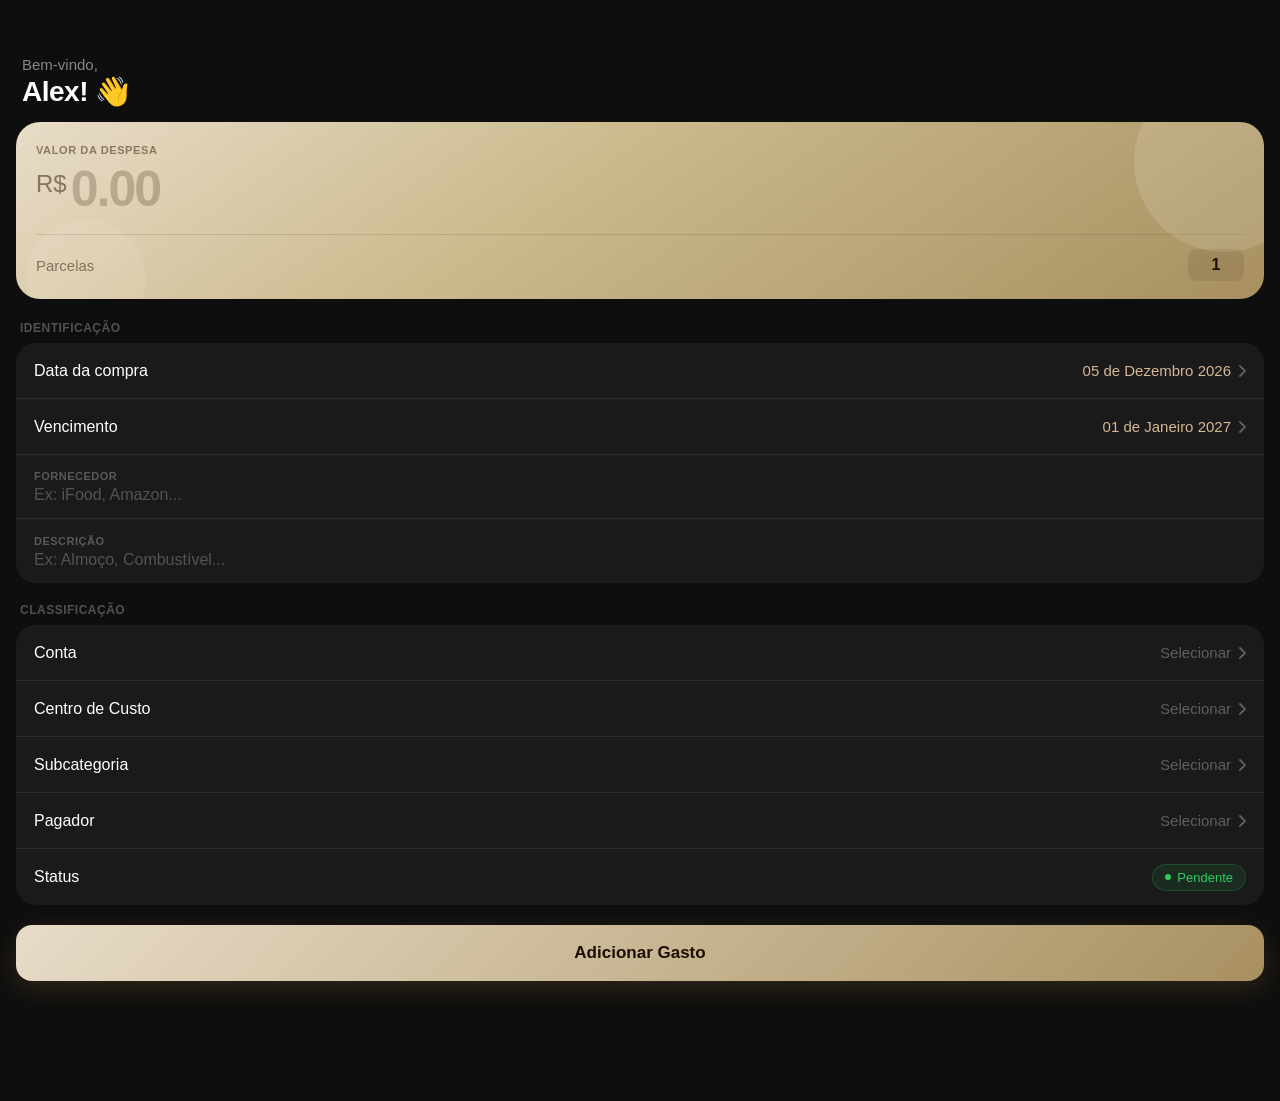
<file: lancamento-despesas (1).html>
<!DOCTYPE html>
<html lang="pt-BR">
<head>
<meta charset="UTF-8">
<meta name="viewport" content="width=device-width, initial-scale=1.0, viewport-fit=cover">
<title>Despesas</title>
<style>
*,*::before,*::after{box-sizing:border-box;margin:0;padding:0;-webkit-tap-highlight-color:transparent;}
html{-webkit-font-smoothing:antialiased;}
body{
  background:#0e0e0e;
  color:#fff;
  font-family:-apple-system,BlinkMacSystemFont,'Helvetica Neue',sans-serif;
  padding-bottom:120px;
  padding-bottom:calc(120px + env(safe-area-inset-bottom));
}

/* HEADER */
.hdr{padding:56px 22px 14px;display:flex;align-items:flex-start;justify-content:space-between;}
.hdr-hi{font-size:15px;color:rgba(255,255,255,0.5);margin-bottom:2px;}
.hdr-nm{font-size:28px;font-weight:700;letter-spacing:-0.5px;}

/* HERO */
.hero{margin:0 16px 22px;border-radius:24px;background:linear-gradient(145deg,#e8dcc8 0%,#c9b88a 45%,#a89060 100%);padding:22px 20px 18px;position:relative;overflow:hidden;}
.hero::before{content:'';position:absolute;top:-50px;right:-50px;width:180px;height:180px;border-radius:50%;background:rgba(255,255,255,0.13);pointer-events:none;}
.hero::after{content:'';position:absolute;bottom:-40px;left:10px;width:120px;height:120px;border-radius:50%;background:rgba(255,255,255,0.07);pointer-events:none;}
.hero-lbl{font-size:11px;font-weight:600;color:rgba(50,30,5,0.5);text-transform:uppercase;letter-spacing:0.6px;margin-bottom:4px;}
.hero-row{display:flex;align-items:baseline;gap:4px;margin-bottom:16px;position:relative;z-index:1;}
.hero-sym{font-size:24px;font-weight:300;color:rgba(40,20,0,0.5);align-self:flex-start;margin-top:10px;}
#fValor{flex:1;font-size:50px;font-weight:600;letter-spacing:-2px;color:#1a0f00;background:none;border:none;outline:none;font-family:inherit;min-width:0;width:100%;}
#fValor::placeholder{color:rgba(40,20,0,0.22);}
.hero-sep{height:1px;background:rgba(40,20,0,0.12);margin-bottom:14px;}
.hero-bot{display:flex;align-items:center;}
.hero-bot-lbl{font-size:15px;font-weight:500;color:rgba(40,20,0,0.55);flex:1;}
#fParcela{width:56px;background:rgba(40,20,0,0.1);border:none;border-radius:9px;padding:7px 0;font-family:inherit;font-size:16px;font-weight:700;color:#1a0f00;text-align:center;outline:none;}

/* SECTION LABEL */
.slbl{font-size:12px;font-weight:600;color:rgba(255,255,255,0.28);text-transform:uppercase;letter-spacing:0.5px;padding:0 20px;margin:0 0 8px;}

/* GROUP CARD */
.grp{background:#1a1a1a;border-radius:20px;margin:0 16px 20px;overflow:hidden;display:flex;flex-direction:column;position:relative;z-index:10;}

/* TEXT ROW */
.tr{display:flex;flex-direction:column;padding:11px 18px 10px;border-bottom:1px solid rgba(255,255,255,0.08);min-height:64px;justify-content:center;position:relative;}
.tr:last-child{border-bottom:none;}
.tr-l{font-size:11px;font-weight:600;color:rgba(255,255,255,0.28);text-transform:uppercase;letter-spacing:0.5px;margin-bottom:4px;}
.tr-input{font-size:16px;color:#fff;background:transparent;border:none;outline:none;font-family:inherit;padding:0;width:100%;}
.tr-input::placeholder{color:rgba(255,255,255,0.25);}

/* TAPPABLE ROW (Garantindo que fique acima de camadas fantasmas) */
.tap-row{
  display:flex;align-items:center;padding:0 18px;min-height:56px;
  border:none;background:transparent;width:100%;text-align:left;
  border-bottom:1px solid rgba(255,255,255,0.08);
  cursor:pointer;
  font-family:inherit;
  position:relative;
  z-index:20;
  -webkit-appearance: none;
}
.tap-row:last-child{border-bottom:none;}
.tap-row:active{background:rgba(255,255,255,0.06)!important;}
.tap-lbl{font-size:16px;color:#fff;flex:1;pointer-events:none;}
.tap-val{font-size:15px;color:rgba(255,255,255,0.3);margin-right:8px;max-width:150px;overflow:hidden;text-overflow:ellipsis;white-space:nowrap;pointer-events:none;}
.tap-val.set{color:#d4b896;}
.tap-chev{flex-shrink:0;opacity:0.3;pointer-events:none;color:#fff;}

/* STATUS */
.chip-row{display:flex;align-items:center;padding:0 18px;min-height:56px;}
.chip{display:inline-flex;align-items:center;gap:6px;background:rgba(52,199,89,0.1);border:1px solid rgba(52,199,89,0.2);color:#2ecc5f;font-size:13px;font-weight:500;padding:5px 12px;border-radius:100px;}
.chip-d{width:6px;height:6px;border-radius:50%;background:#34c759;}

/* BUTTON */
.submit-wrap{padding:0 16px;position:relative;z-index:10;}
.submit-btn{width:100%;padding:18px;background:linear-gradient(135deg,#e8dcc8 0%,#a89060 100%);color:#1a0f00;border:none;border-radius:16px;font-family:inherit;font-size:17px;font-weight:700;cursor:pointer;display:flex;align-items:center;justify-content:center;gap:10px;box-shadow:0 8px 28px rgba(180,140,70,0.2);-webkit-appearance: none;}
.submit-btn:active{opacity:0.82;}
.submit-btn:disabled{opacity:0.3;}

/* PICKER MODAL */
.picker-overlay{
  display:none;
  position:fixed;inset:0;z-index:9999;
  background:rgba(0,0,0,0.6);
  -webkit-backdrop-filter:blur(8px);
  backdrop-filter:blur(8px);
  align-items:flex-end;
  justify-content:center;
}
.picker-overlay.open{display:flex;}
.picker-sheet{
  width:100%;
  background:#1c1c1e;
  border-radius:16px 16px 0 0;
  padding-bottom:env(safe-area-inset-bottom);
  overflow:hidden;
}
.picker-nav{
  display:flex;align-items:center;justify-content:space-between;
  padding:14px 18px;
  border-bottom:1px solid rgba(255,255,255,0.08);
}
.picker-title{font-size:17px;font-weight:600;}
.picker-cancel{font-size:17px;color:#d4b896;background:none;border:none;cursor:pointer;padding:4px 0;font-family:inherit;}
.picker-done{font-size:17px;font-weight:700;color:#d4b896;background:none;border:none;cursor:pointer;padding:4px 0;font-family:inherit;}
.picker-body{padding:12px 16px 8px;}

/* Date picker grid */
.date-grid{display:grid;grid-template-columns:1fr 2fr 1fr;gap:8px;margin-bottom:12px;}
.date-grid select{
  width:100%;
  background:rgba(255,255,255,0.07);
  border:1px solid rgba(255,255,255,0.12);
  border-radius:12px;
  color:#fff;
  font-family:inherit;
  font-size:15px;
  font-weight:500;
  padding:12px 6px;
  text-align:center;
  outline:none;
  cursor:pointer;
  -webkit-appearance:menulist-button;
}

/* Option list picker */
.option-list{display:flex;flex-direction:column;gap:4px;max-height:320px;overflow-y:auto;}
.opt-item{
  width:100%;text-align:left;font-family:inherit;border:none;
  padding:14px 16px;
  font-size:16px;
  color:#fff;
  background:rgba(255,255,255,0.05);
  border-radius:10px;
  cursor:pointer;
  display:flex;align-items:center;justify-content:space-between;
  -webkit-appearance: none;
}
.opt-item:active{background:rgba(212,184,150,0.25)!important;}
.opt-item.selected{color:#d4b896;background:rgba(212,184,150,0.1);}
.opt-check{font-size:16px;color:#d4b896;}

/* TOAST */
.toast{
  position:fixed;
  bottom:calc(32px + env(safe-area-inset-bottom));
  left:50%;
  transform:translateX(-50%) translateY(14px);
  opacity:0;
  background:rgba(26,26,26,0.96);
  -webkit-backdrop-filter:blur(20px);
  backdrop-filter:blur(20px);
  border:1px solid rgba(255,255,255,0.08);
  color:#fff;border-radius:100px;
  padding:12px 20px 12px 13px;
  font-size:15px;font-weight:500;
  display:flex;align-items:center;gap:8px;
  z-index:99999;pointer-events:none;
  white-space:nowrap;max-width:calc(100vw - 32px);
  transition:opacity 0.3s,transform 0.3s;
}
.toast.show{opacity:1;transform:translateX(-50%) translateY(0);}
.t-ic{width:20px;height:20px;border-radius:50%;display:flex;align-items:center;justify-content:center;font-size:11px;font-weight:800;flex-shrink:0;}
.toast.ok .t-ic{background:#34c759;color:#fff;}
.toast.err .t-ic{background:#ff453a;color:#fff;}

@keyframes sp{to{transform:rotate(360deg);}}
.spin{width:18px;height:18px;border:2.5px solid rgba(26,16,0,0.2);border-top-color:#1a0f00;border-radius:50%;animation:sp 0.7s linear infinite;}
input[type=number]::-webkit-inner-spin-button,input[type=number]::-webkit-outer-spin-button{-webkit-appearance:none;}
</style>
</head>
<body>

<div class="hdr">
  <div>
    <div class="hdr-hi">Bem-vindo,</div>
    <div class="hdr-nm">Alex! 👋</div>
  </div>
</div>

<div class="hero">
  <div class="hero-lbl">Valor da despesa</div>
  <div class="hero-row">
    <span class="hero-sym">R$</span>
    <input type="text" id="fValor" inputmode="decimal" placeholder="0.00" pattern="[0-9]*" autocomplete="off">
  </div>
  <div class="hero-sep"></div>
  <div class="hero-bot">
    <span class="hero-bot-lbl">Parcelas</span>
    <input type="number" id="fParcela" inputmode="numeric" min="1" step="1" value="1" autocomplete="off">
  </div>
</div>

<div class="slbl">Identificação</div>
<div class="grp">
  <button type="button" class="tap-row" id="btn-compra">
    <span class="tap-lbl">Data da compra</span>
    <span class="tap-val set" id="dCompraVal">--</span>
    <svg class="tap-chev" width="7" height="12" viewBox="0 0 7 12" fill="none"><path d="M1 1l5 5-5 5" stroke="currentColor" stroke-width="1.8" stroke-linecap="round" stroke-linejoin="round"/></svg>
  </button>
  
  <button type="button" class="tap-row" id="btn-venc">
    <span class="tap-lbl">Vencimento</span>
    <span class="tap-val set" id="dVencVal">--</span>
    <svg class="tap-chev" width="7" height="12" viewBox="0 0 7 12" fill="none"><path d="M1 1l5 5-5 5" stroke="currentColor" stroke-width="1.8" stroke-linecap="round" stroke-linejoin="round"/></svg>
  </button>
  
  <div class="tr">
    <div class="tr-l">Fornecedor</div>
    <input class="tr-input" type="text" id="fFornecedor" placeholder="Ex: iFood, Amazon..." autocomplete="off">
  </div>
  <div class="tr">
    <div class="tr-l">Descrição</div>
    <input class="tr-input" type="text" id="fDescricao" placeholder="Ex: Almoço, Combustível..." autocomplete="off">
  </div>
</div>

<div class="slbl">Classificação</div>
<div class="grp">
  <button type="button" class="tap-row" id="btn-conta">
    <span class="tap-lbl">Conta</span>
    <span class="tap-val" id="vConta">Selecionar</span>
    <svg class="tap-chev" width="7" height="12" viewBox="0 0 7 12" fill="none"><path d="M1 1l5 5-5 5" stroke="currentColor" stroke-width="1.8" stroke-linecap="round" stroke-linejoin="round"/></svg>
  </button>
  
  <button type="button" class="tap-row" id="btn-centro">
    <span class="tap-lbl">Centro de Custo</span>
    <span class="tap-val" id="vCentro">Selecionar</span>
    <svg class="tap-chev" width="7" height="12" viewBox="0 0 7 12" fill="none"><path d="M1 1l5 5-5 5" stroke="currentColor" stroke-width="1.8" stroke-linecap="round" stroke-linejoin="round"/></svg>
  </button>
  
  <button type="button" class="tap-row" id="btn-sub">
    <span class="tap-lbl">Subcategoria</span>
    <span class="tap-val" id="vSub">Selecionar</span>
    <svg class="tap-chev" width="7" height="12" viewBox="0 0 7 12" fill="none"><path d="M1 1l5 5-5 5" stroke="currentColor" stroke-width="1.8" stroke-linecap="round" stroke-linejoin="round"/></svg>
  </button>
  
  <button type="button" class="tap-row" id="btn-pagador">
    <span class="tap-lbl">Pagador</span>
    <span class="tap-val" id="vPagador">Selecionar</span>
    <svg class="tap-chev" width="7" height="12" viewBox="0 0 7 12" fill="none"><path d="M1 1l5 5-5 5" stroke="currentColor" stroke-width="1.8" stroke-linecap="round" stroke-linejoin="round"/></svg>
  </button>
  
  <div class="chip-row">
    <span class="tap-lbl">Status</span>
    <span class="chip"><span class="chip-d"></span>Pendente</span>
  </div>
</div>

<div class="submit-wrap">
  <button class="submit-btn" id="fBtn">
    <span id="fBtnTxt">Adicionar Gasto</span>
  </button>
</div>

<div class="picker-overlay" id="dateModal">
  <div class="picker-sheet">
    <div class="picker-nav">
      <button type="button" class="picker-cancel" id="dateCancel">Cancelar</button>
      <span class="picker-title" id="dateModalTitle">Data</span>
      <button type="button" class="picker-done" id="dateDone">OK</button>
    </div>
    <div class="picker-body">
      <div class="date-grid">
        <select id="pDia"></select>
        <select id="pMes">
          <option value="01">Janeiro</option><option value="02">Fevereiro</option>
          <option value="03">Março</option><option value="04">Abril</option>
          <option value="05">Maio</option><option value="06">Junho</option>
          <option value="07">Julho</option><option value="08">Agosto</option>
          <option value="09">Setembro</option><option value="10">Outubro</option>
          <option value="11">Novembro</option><option value="12">Dezembro</option>
        </select>
        <select id="pAno">
          <option value="2024">2024</option><option value="2025">2025</option>
          <option value="2026">2026</option><option value="2027">2027</option>
        </select>
      </div>
    </div>
  </div>
</div>

<div class="picker-overlay" id="optModal">
  <div class="picker-sheet">
    <div class="picker-nav">
      <button type="button" class="picker-cancel" id="optCancel">Cancelar</button>
      <span class="picker-title" id="optModalTitle">Selecionar</span>
      <span></span>
    </div>
    <div class="picker-body">
      <div class="option-list" id="optList"></div>
    </div>
  </div>
</div>

<div class="toast" id="toast">
  <div class="t-ic" id="t-ic"></div>
  <span id="t-msg"></span>
</div>

<script>
var SCRIPT_URL = 'https://script.google.com/macros/s/AKfycbz4c5YCSefCSm5kMs0IIdhxGun5HklqnwWr_srK3oly06xu6pNualGULAHfZqJvcQqR/exec';
var MESES = ['Janeiro','Fevereiro','Março','Abril','Maio','Junho','Julho','Agosto','Setembro','Outubro','Novembro','Dezembro'];

var state = {
  compra:  { dia:'', mes:'', ano:'', iso:'' },
  venc:    { dia:'', mes:'', ano:'', iso:'' },
  conta:   '',
  centro:  '',
  sub:     '',
  pagador: ''
};

var OPTIONS = {
  conta:   ['C6 Crédito - 3940','C6 Crédito - 6089','C6 Crédito - 5252 VT'],
  centro:  ['Família','Sabrina','Peugeot 208'],
  sub:     ['Fast Food','Padaria','Mercado','Restaurante','Combustível','Festa','Estacionamento','Cuidado Pessoal'],
  pagador: ['Alex','Sabrina','Ambos']
};

var currentDateTipo = '';
var currentOptField = '';

// Protegendo a geração dos dias contra travas
try {
  var s = document.getElementById('pDia');
  for(var i=1; i<=31; i++){
    var v = i<10 ? '0'+i : ''+i;
    var o = document.createElement('option');
    o.value = v; o.textContent = v; s.appendChild(o);
  }
} catch(e) { console.log(e); }

function setDate(tipo, dia, mes, ano){
  try {
    state[tipo].dia = dia;
    state[tipo].mes = mes;
    state[tipo].ano = ano;
    state[tipo].iso = ano+'-'+mes+'-'+dia;
    var label = dia+' de '+MESES[parseInt(mes,10)-1]+' '+ano;
    var el = document.getElementById(tipo==='compra'?'dCompraVal':'dVencVal');
    if(el) {
      el.textContent = label;
      el.classList.add('set');
    }
  } catch(e) { console.log(e); }
}

function initDates(){
  try {
    var d = new Date();
    var dia = d.getDate()<10?'0'+d.getDate():''+d.getDate();
    var mes = (d.getMonth()+1)<10?'0'+(d.getMonth()+1):''+(d.getMonth()+1);
    var ano = ''+d.getFullYear();
    setDate('compra', dia, mes, ano);

    var nm = d.getMonth()===11?0:d.getMonth()+1;
    var na = d.getMonth()===11?d.getFullYear()+1:d.getFullYear();
    var nmStr = (nm+1)<10?'0'+(nm+1):''+(nm+1);
    setDate('venc','01',nmStr,''+na);
  } catch(e) { console.log(e); }
}

function openDate(tipo){
  currentDateTipo = tipo;
  document.getElementById('dateModalTitle').textContent = tipo==='compra'?'Data da compra':'Vencimento';
  document.getElementById('pDia').value = state[tipo].dia || '01';
  document.getElementById('pMes').value = state[tipo].mes || '01';
  document.getElementById('pAno').value = state[tipo].ano || '2026';
  document.getElementById('dateModal').classList.add('open');
}

function confirmDate(){
  var dia = document.getElementById('pDia').value;
  var mes = document.getElementById('pMes').value;
  var ano = document.getElementById('pAno').value;
  setDate(currentDateTipo, dia, mes, ano);
  closeModal();
}

function openPicker(field){
  currentOptField = field;
  var titles = {conta:'Conta',centro:'Centro de Custo',sub:'Subcategoria',pagador:'Pagador'};
  document.getElementById('optModalTitle').textContent = titles[field];
  var list = document.getElementById('optList');
  list.innerHTML = '';
  var opts = OPTIONS[field];
  var cur  = state[field];
  
  for(var i=0; i<opts.length; i++){
    (function(opt){
      var btnOpt = document.createElement('button');
      btnOpt.type = 'button';
      btnOpt.className = 'opt-item' + (cur===opt?' selected':'');
      btnOpt.innerHTML = '<span>'+opt+'</span>'+(cur===opt?'<span class="opt-check">✓</span>':'');
      
      // Escuta direta de clique e toque para blindar no iOS
      var salvarSelecao = function(e) {
        state[field] = opt;
        var lblId = {conta:'vConta',centro:'vCentro',sub:'vSub',pagador:'vPagador'}[field];
        var el = document.getElementById(lblId);
        if(el){
          el.textContent = opt;
          el.classList.add('set');
        }
        closeModal();
      };
      
      btnOpt.onclick = salvarSelecao;
      list.appendChild(btnOpt);
    })(opts[i]);
  }
  document.getElementById('optModal').classList.add('open');
}

function closeModal(){
  document.getElementById('dateModal').classList.remove('open');
  document.getElementById('optModal').classList.remove('open');
}

// Vinculando eventos — apenas 'click' funciona corretamente no iOS Safari
document.addEventListener("DOMContentLoaded", function() {
  initDates();

  var bind = function(id, acao) {
    var el = document.getElementById(id);
    if(el) el.addEventListener('click', acao);
  };

  bind('btn-compra', function() { openDate('compra'); });
  bind('btn-venc',   function() { openDate('venc'); });
  bind('btn-conta',  function() { openPicker('conta'); });
  bind('btn-centro', function() { openPicker('centro'); });
  bind('btn-sub',    function() { openPicker('sub'); });
  bind('btn-pagador',function() { openPicker('pagador'); });

  bind('dateCancel', closeModal);
  bind('optCancel',  closeModal);
  bind('dateDone',   confirmDate);
  bind('fBtn',       enviar);

  document.getElementById('dateModal').addEventListener('click', function(e){ if(e.target===this) closeModal(); });
  document.getElementById('optModal').addEventListener('click',  function(e){ if(e.target===this) closeModal(); });
});

function enviar(){
  var valorRaw = document.getElementById('fValor').value.replace(',', '.');
  var erros = [
    {val: state.compra.iso, nome:'Data da compra'},
    {val: state.venc.iso, nome:'Vencimento'},
    {val: document.getElementById('fFornecedor').value, nome:'Fornecedor'},
    {val: document.getElementById('fDescricao').value, nome:'Descrição'},
    {val: document.getElementById('fParcela').value, nome:'Parcelas'},
    {val: valorRaw, nome:'Valor'},
    {val: state.conta, nome:'Conta'},
    {val: state.centro, nome:'Centro de Custo'},
    {val: state.sub, nome:'Subcategoria'},
    {val: state.pagador, nome:'Pagador'}
  ];
  for(var i=0; i<erros.length; i++){
    if(!erros[i].val){ showToast('Preencha: '+erros[i].nome,'err'); return; }
  }

  var btn = document.getElementById('fBtn');
  var txt = document.getElementById('fBtnTxt');
  btn.disabled = true;
  txt.innerHTML = '<div class="spin"></div>';

  var dados = {
    dataCompra:   state.compra.iso,
    fornecedor:   document.getElementById('fFornecedor').value,
    descricao:    document.getElementById('fDescricao').value,
    parcela:      parseInt(document.getElementById('fParcela').value, 10),
    valor:        parseFloat(valorRaw),
    conta:        state.conta,
    centroCusto:  state.centro,
    subcategoria: state.sub,
    pagador:      state.pagador,
    vencimento:   state.venc.iso,
    status:       'Pendente'
  };

  var formBody = [];
  for (var property in dados) {
    formBody.push(encodeURIComponent(property) + "=" + encodeURIComponent(dados[property]));
  }
  formBody = formBody.join("&");

  fetch(SCRIPT_URL, {
    method: 'POST',
    headers: { 'Content-Type': 'application/x-www-form-urlencoded;charset=UTF-8' },
    body: formBody
  })
  .then(function() { showToast('Gasto adicionado! ✓', 'ok'); resetForm(); })
  .catch(function() { showToast('Gasto adicionado! ✓', 'ok'); resetForm(); })
  .finally(function() { btn.disabled = false; txt.textContent = 'Adicionar Gasto'; });
}

function resetForm(){
  initDates();
  document.getElementById('fFornecedor').value='';
  document.getElementById('fDescricao').value='';
  document.getElementById('fParcela').value='1';
  document.getElementById('fValor').value='';
  var fields=['conta','centro','sub','pagador'];
  var lbls  =['vConta','vCentro','vSub','vPagador'];
  for(var i=0; i<fields.length; i++){
    state[fields[i]]='';
    var el=document.getElementById(lbls[i]);
    if(el){
      el.textContent='Selecionar';
      el.classList.remove('set');
    }
  }
  window.scrollTo(0,0);
}

function showToast(msg,type){
  var t=document.getElementById('toast');
  document.getElementById('t-ic').textContent=type==='ok'?'✓':'✕';
  document.getElementById('t-msg').textContent=msg;
  t.className='toast '+type+' show';
  clearTimeout(t._t);
  t._t=setTimeout(function(){t.classList.remove('show');},3200);
}
</script>
</body>
</html>
</file>
